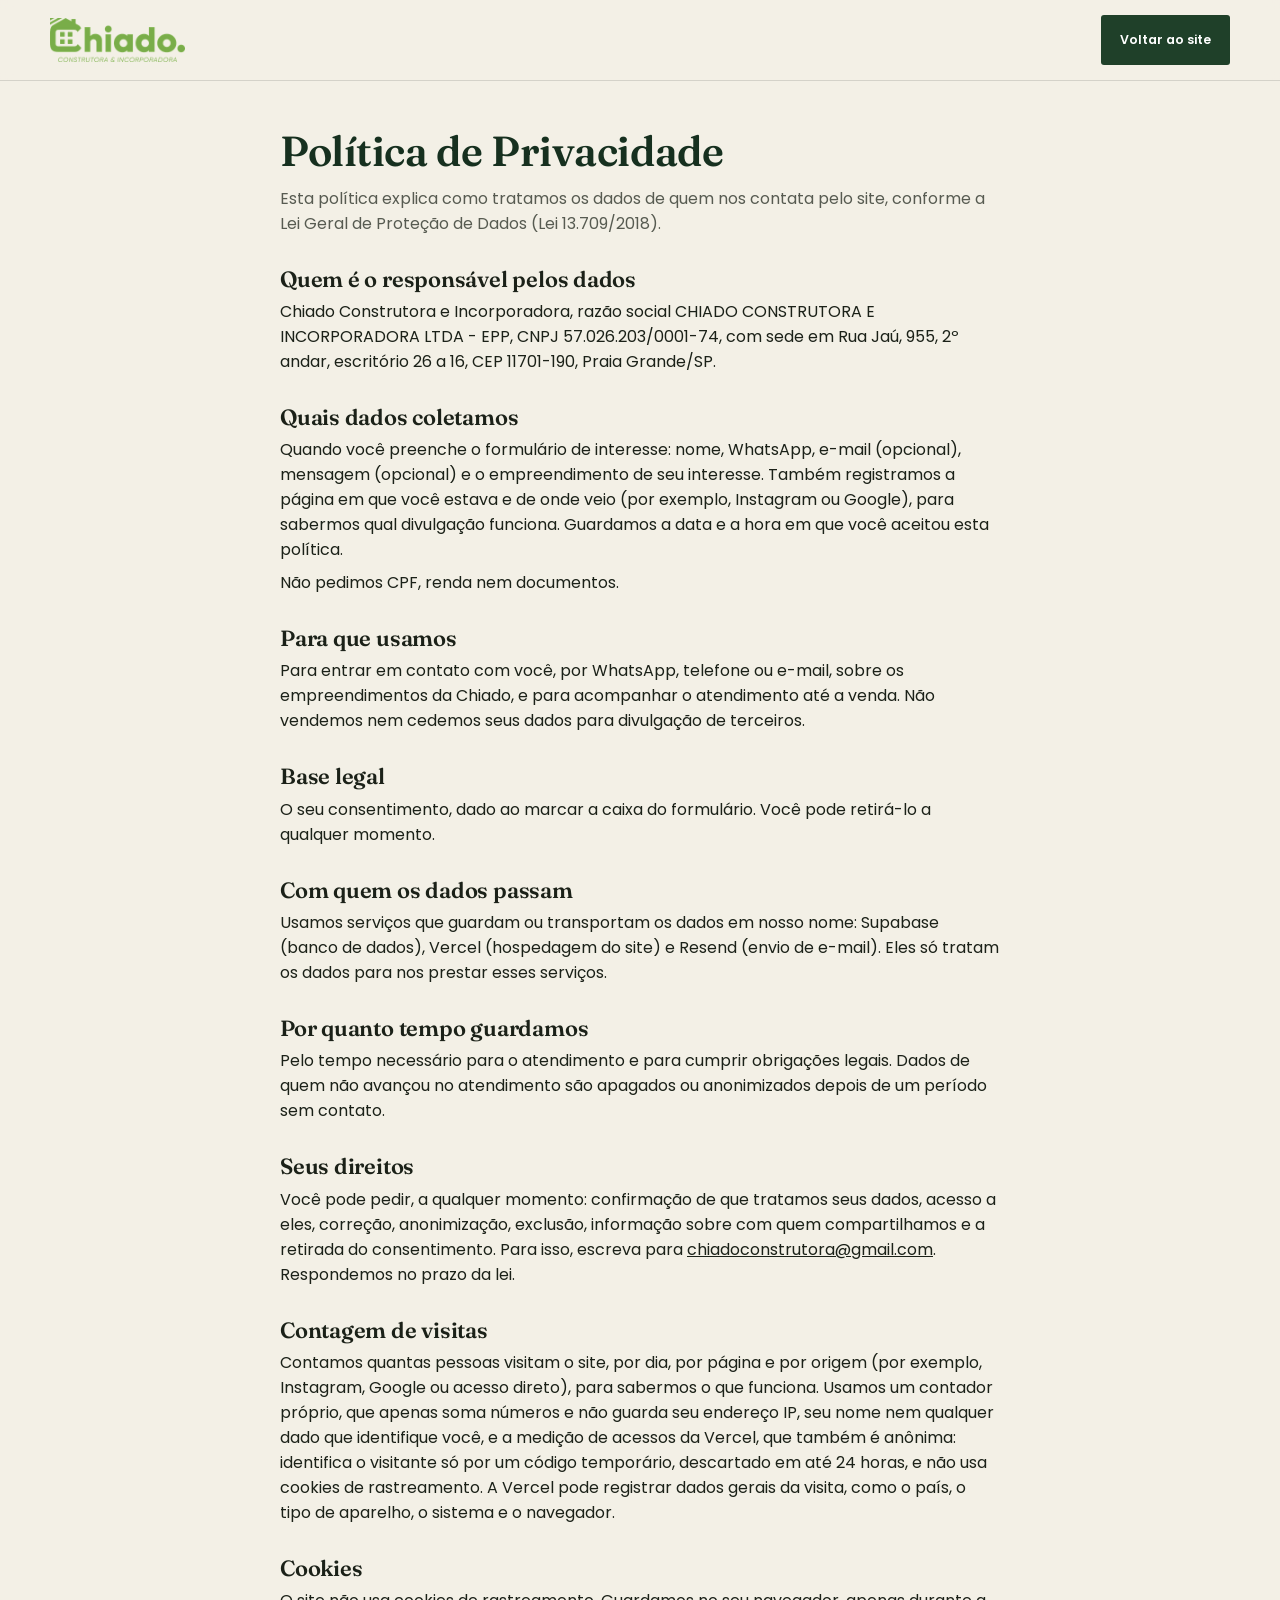
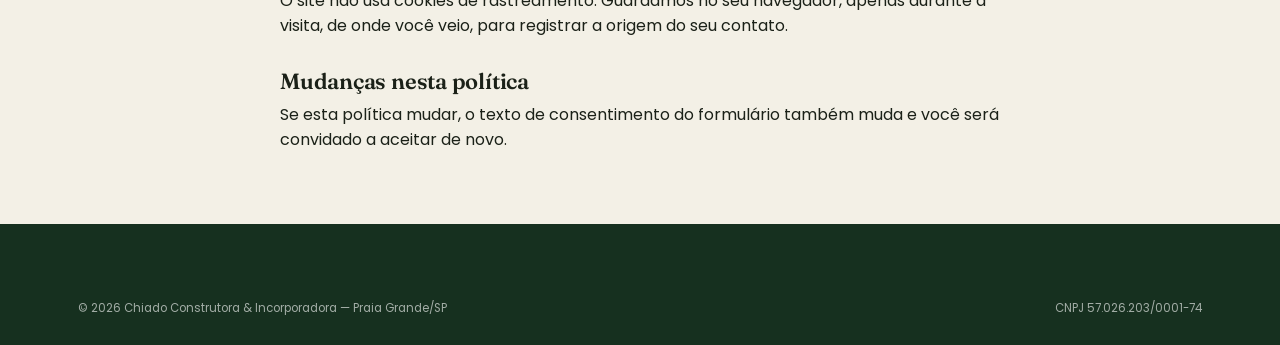
<file: site/privacidade.html>
<!DOCTYPE html>
<html lang="pt-BR">
<head>
<meta charset="UTF-8">
<meta name="viewport" content="width=device-width, initial-scale=1.0">
<title>Política de Privacidade | Chiado Construtora</title>
<meta name="description" content="Como a Chiado Construtora e Incorporadora trata os dados pessoais de quem entra em contato pelo site.">
<link rel="icon" type="image/png" href="assets/logo-icon.png">
<link rel="canonical" href="https://www.chiadoconstrutora.com.br/privacidade">
<link rel="preconnect" href="https://fonts.googleapis.com">
<link rel="preconnect" href="https://fonts.gstatic.com" crossorigin>
<link href="https://fonts.googleapis.com/css2?family=Fraunces:opsz,wght@9..144,500;9..144,600;9..144,700&family=Poppins:wght@400;500;600;700&display=swap" rel="stylesheet">
<link rel="stylesheet" href="assets/style.css">
</head>
<body>
<a class="skip-link" href="#conteudo">Pular para o conteúdo</a>
<div class="topbar">
  <div class="wrap topbar-inner">
    <a class="logo" href="/"><img class="logo-topbar-img" src="assets/logo-topbar.png" width="300" height="98" alt="Chiado Construtora e Incorporadora"></a>
    <a class="btn btn-dark btn-sm" href="/">Voltar ao site</a>
  </div>
</div>

<main id="conteudo" tabindex="-1">
<div class="wrap" style="max-width:760px; padding:48px 20px 72px;">
  <h1 style="font-size:clamp(30px,5vw,42px); color:var(--green-900);">Política de Privacidade</h1>
  <p style="margin-top:12px; color:rgba(27,33,24,0.72);">Esta política explica como tratamos os dados de quem nos contata pelo site, conforme a Lei Geral de Proteção de Dados (Lei 13.709/2018).</p>

  <h2 style="margin-top:32px; font-size:22px;">Quem é o responsável pelos dados</h2>
  <p style="margin-top:8px;"><span data-empresa="nome_fantasia">Chiado Construtora e Incorporadora</span>, razão social <span data-empresa="razao_social">CHIADO CONSTRUTORA E INCORPORADORA LTDA - EPP</span>, CNPJ <span data-empresa="cnpj">57.026.203/0001-74</span>, com sede em <span data-empresa="endereco">Rua Jaú, 955, 2º andar, escritório 26 a 16, CEP 11701-190, Praia Grande/SP</span>.</p>

  <h2 style="margin-top:32px; font-size:22px;">Quais dados coletamos</h2>
  <p style="margin-top:8px;">Quando você preenche o formulário de interesse: nome, WhatsApp, e-mail (opcional), mensagem (opcional) e o empreendimento de seu interesse. Também registramos a página em que você estava e de onde veio (por exemplo, Instagram ou Google), para sabermos qual divulgação funciona. Guardamos a data e a hora em que você aceitou esta política.</p>
  <p style="margin-top:8px;">Não pedimos CPF, renda nem documentos.</p>

  <h2 style="margin-top:32px; font-size:22px;">Para que usamos</h2>
  <p style="margin-top:8px;">Para entrar em contato com você, por WhatsApp, telefone ou e-mail, sobre os empreendimentos da Chiado, e para acompanhar o atendimento até a venda. Não vendemos nem cedemos seus dados para divulgação de terceiros.</p>

  <h2 style="margin-top:32px; font-size:22px;">Base legal</h2>
  <p style="margin-top:8px;">O seu consentimento, dado ao marcar a caixa do formulário. Você pode retirá-lo a qualquer momento.</p>

  <h2 style="margin-top:32px; font-size:22px;">Com quem os dados passam</h2>
  <p style="margin-top:8px;">Usamos serviços que guardam ou transportam os dados em nosso nome: Supabase (banco de dados), Vercel (hospedagem do site) e Resend (envio de e-mail). Eles só tratam os dados para nos prestar esses serviços.</p>

  <h2 style="margin-top:32px; font-size:22px;">Por quanto tempo guardamos</h2>
  <p style="margin-top:8px;">Pelo tempo necessário para o atendimento e para cumprir obrigações legais. Dados de quem não avançou no atendimento são apagados ou anonimizados depois de um período sem contato.</p>

  <h2 style="margin-top:32px; font-size:22px;">Seus direitos</h2>
  <p style="margin-top:8px;">Você pode pedir, a qualquer momento: confirmação de que tratamos seus dados, acesso a eles, correção, anonimização, exclusão, informação sobre com quem compartilhamos e a retirada do consentimento. Para isso, escreva para <a id="link-email" href="mailto:chiadoconstrutora@gmail.com" style="text-decoration:underline;"><span data-empresa="email_privacidade">chiadoconstrutora@gmail.com</span></a>. Respondemos no prazo da lei.</p>

  <h2 style="margin-top:32px; font-size:22px;">Contagem de visitas</h2>
  <p style="margin-top:8px;">Contamos quantas pessoas visitam o site, por dia, por página e por origem (por exemplo, Instagram, Google ou acesso direto), para sabermos o que funciona. Usamos um contador próprio, que apenas soma números e não guarda seu endereço IP, seu nome nem qualquer dado que identifique você, e a medição de acessos da Vercel, que também é anônima: identifica o visitante só por um código temporário, descartado em até 24 horas, e não usa cookies de rastreamento. A Vercel pode registrar dados gerais da visita, como o país, o tipo de aparelho, o sistema e o navegador.</p>

  <h2 style="margin-top:32px; font-size:22px;">Cookies</h2>
  <p style="margin-top:8px;">O site não usa cookies de rastreamento. Guardamos no seu navegador, apenas durante a visita, de onde você veio, para registrar a origem do seu contato.</p>

  <h2 style="margin-top:32px; font-size:22px;">Mudanças nesta política</h2>
  <p style="margin-top:8px;">Se esta política mudar, o texto de consentimento do formulário também muda e você será convidado a aceitar de novo.</p>
</div>
</main>

<footer>
  <div class="wrap">
    <div class="footer-bottom">
      <span>© 2026 Chiado Construtora &amp; Incorporadora — Praia Grande/SP</span>
      <span>CNPJ 57.026.203/0001-74</span>
    </div>
  </div>
</footer>
<script src="assets/privacidade.js"></script>
</body>
</html>
</file>
<file: site/assets/style.css>
:root{
  --green-900:#16301F;
  --green-800:#1F4029;
  --green-700:#2C5538;
  --gold:#C9A25C;
  --gold-dark:#7A5A1F;
  --gold-hover:#A9803E;
  --cream:#F3F0E6;
  --cream-2:#EAE5D4;
  --ink:#1B2118;
  --paper:#FFFFFF;
  --line: rgba(27,33,24,0.14);
}
*{box-sizing:border-box; margin:0; padding:0;}
html{scroll-behavior:smooth;}
body{
  background:var(--cream);
  color:var(--ink);
  font-family:'Poppins', sans-serif;
  -webkit-font-smoothing:antialiased;
  overflow-x:hidden;
}
h1,h2,h3,.serif{
  font-family:'Fraunces', serif;
  font-weight:600;
  line-height:1.06;
  letter-spacing:-0.01em;
}
a{color:inherit; text-decoration:none;}
img{max-width:100%; display:block;}
picture{ display:contents; }
.wrap{ max-width:1180px; margin:0 auto; padding:0 28px; }
@media (max-width:640px){ .wrap{padding:0 20px;} }

.eyebrow{
  font-size:12.5px;
  font-weight:700;
  letter-spacing:0.16em;
  text-transform:uppercase;
  color:var(--gold-dark);
}
.eyebrow.on-dark{ color:var(--gold); }

.rule{ width:64px; height:3px; background:var(--gold); margin:18px 0 0; }
.rule.center{ margin-left:auto; margin-right:auto; }

/* ---------- buttons ---------- */
.btn{
  display:inline-flex;
  align-items:center;
  gap:10px;
  padding:14px 26px;
  font-family:'Poppins', sans-serif;
  font-weight:600;
  font-size:14px;
  border-radius:3px;
  border:1.5px solid transparent;
  cursor:pointer;
  transition:transform .15s ease, box-shadow .15s ease, background .15s ease, color .15s ease;
  white-space:nowrap;
}
.btn-gold{ background:var(--gold); color:var(--green-900); }
.btn-gold:hover{ background:var(--gold-hover); transform:translateY(-1px); }
.btn-dark{ background:var(--green-800); color:#fff; }
.btn-dark:hover{ background:var(--green-900); transform:translateY(-1px); }
.btn-outline-dark{ border-color:var(--green-800); color:var(--green-800); background:transparent; }
.btn-outline-dark:hover{ background:var(--green-800); color:#fff; }
.btn-outline-gold{ border-color:rgba(255,255,255,0.4); color:#fff; }
.btn-outline-gold:hover{ background:rgba(255,255,255,0.12); }
.btn-sm{ padding:15px 18px; font-size:12.5px; }
.btn-full{ width:100%; justify-content:center; }
.btn svg{ width:16px; height:16px; flex-shrink:0; }

/* ---------- topbar ---------- */
.topbar{
  position:sticky; top:0; z-index:50;
  background:rgba(243,240,230,0.94);
  backdrop-filter:blur(6px);
  border-bottom:1px solid var(--line);
}
@media(max-width:899px){ .topbar{ background:var(--cream); } }
.topbar-inner{ display:flex; align-items:center; justify-content:space-between; padding:15px 0; gap:16px; }
.logo{ display:flex; align-items:center; }
.logo-topbar-img{ height:44px; width:auto; display:block; }
@media(max-width:480px){ .logo-topbar-img{ height:36px; } }
nav.main-nav{ display:none; align-items:center; gap:28px; font-weight:500; font-size:14px; color:var(--green-800); }
nav.main-nav > a{ margin-right:28px; }
nav.main-nav > a:last-child{ margin-right:0; }
@media(min-width:900px){ nav.main-nav{ display:flex; } }

.nav-toggle{
  display:flex; align-items:center; justify-content:center;
  width:40px; height:40px; flex-shrink:0;
  background:none; border:none; padding:0; margin:0;
  color:var(--green-900); cursor:pointer;
}
.nav-toggle svg{ width:24px; height:24px; }
.nav-toggle .icon-close{ display:none; }
.topbar.menu-open .nav-toggle .icon-menu{ display:none; }
.topbar.menu-open .nav-toggle .icon-close{ display:block; }
@media(min-width:900px){ .nav-toggle{ display:none; } }

@media(max-width:899px){
  .topbar.menu-open nav.main-nav{
    display:flex; flex-direction:column; align-items:stretch; gap:0;
    position:absolute; top:100%; left:0; right:0;
    background:var(--paper); border-bottom:1px solid var(--line);
    box-shadow:0 14px 32px rgba(22,32,20,0.14);
    padding:6px 20px 18px; max-height:calc(100vh - 82px); overflow-y:auto;
  }
  .topbar.menu-open nav.main-nav > a{
    margin-right:0; padding:15px 4px; font-size:15px;
    border-bottom:1px solid var(--line);
  }
  .topbar.menu-open .nav-dropdown{ margin-right:0; }
  .topbar.menu-open .nav-dropdown-toggle{
    width:100%; justify-content:space-between;
    padding:15px 4px; font-size:15px; border-bottom:1px solid var(--line);
  }
  .topbar.menu-open .nav-dropdown-toggle svg{ transform:none !important; }
  .topbar.menu-open .nav-dropdown-menu{
    position:static; opacity:1; visibility:visible; transform:none;
    box-shadow:none; border:none; border-radius:0;
    padding:2px 0 6px 8px; min-width:0;
  }
  .topbar.menu-open .nav-dropdown-menu a{ padding:11px 8px; }
}

.nav-dropdown{ position:relative; margin-right:28px; }
.nav-dropdown-toggle{
  display:flex; align-items:center; gap:5px;
  background:none; border:none; padding:0;
  font-family:'Poppins', sans-serif; font-weight:500; font-size:14px; color:var(--green-800);
  cursor:pointer;
}
.nav-dropdown-toggle svg{ width:13px; height:13px; transition:transform .15s ease; }
.nav-dropdown:hover .nav-dropdown-toggle svg{ transform:rotate(180deg); }
.nav-dropdown-menu{
  position:absolute; top:calc(100% + 14px); left:0;
  background:var(--paper); border:1px solid var(--line); border-radius:8px;
  min-width:250px; padding:8px;
  box-shadow:0 14px 32px rgba(22,32,20,0.14);
  opacity:0; visibility:hidden; transform:translateY(6px);
  transition:opacity .15s ease, transform .15s ease, visibility .15s;
  z-index:60;
}
.nav-dropdown:hover .nav-dropdown-menu,
.nav-dropdown:focus-within .nav-dropdown-menu{
  opacity:1; visibility:visible; transform:translateY(0);
}
.nav-dropdown-menu a{
  display:block; padding:9px 12px; border-radius:5px;
  font-size:14px; font-weight:500; color:var(--ink);
}
.nav-dropdown-menu a:hover{ background:var(--cream); color:var(--green-800); }
.nav-dropdown-soon{
  display:flex; align-items:center; justify-content:space-between; gap:8px;
  padding:9px 12px; border-radius:5px;
  font-size:14px; font-weight:500; color:rgba(27,33,24,0.4);
  cursor:default; white-space:nowrap;
}
.nav-dropdown-soon span{
  font-size:9.5px; font-weight:700; letter-spacing:0.06em;
  background:var(--cream); border:1px solid var(--line);
  padding:2px 7px; border-radius:999px; color:var(--gold-dark);
  white-space:nowrap;
}

/* ---------- footer ---------- */
footer{ background:var(--green-900); color:rgba(255,255,255,0.6); padding:56px 0 28px; }
.footer-inner{
  display:flex; justify-content:space-between; align-items:center; flex-wrap:wrap; gap:32px;
  padding-bottom:28px; border-bottom:1px solid rgba(255,255,255,0.12);
}
.footer-logo{ font-family:'Fraunces', serif; font-weight:600; font-size:19px; color:#fff; margin-bottom:8px; }
.footer-brand-mid{ display:flex; align-items:center; justify-content:center; flex:1; }
.footer-brand-mid img{ height:72px; width:auto; display:block; }
@media(max-width:860px){ .footer-brand-mid{ display:none; } }
.footer-inner p{ font-size:13px; max-width:34ch; line-height:1.6; }
.footer-contact{ font-size:13px; display:flex; flex-direction:column; gap:8px; }
.footer-contact a:hover{ color:#fff; }
.footer-bottom{ display:flex; justify-content:space-between; padding-top:20px; font-size:11.5px; flex-wrap:wrap; gap:10px; }

.reveal{ opacity:0; transform:translateY(16px); transition:opacity .6s ease, transform .6s ease; }
.reveal.in{ opacity:1; transform:translateY(0); }
@media (prefers-reduced-motion: reduce){
  html{ scroll-behavior:auto; }
  .reveal{ opacity:1; transform:none; transition:none; }
}
:focus-visible{ outline:2.5px solid var(--gold-dark); outline-offset:2px; }

.wa-float{
  position:fixed; right:22px; bottom:22px; z-index:70;
  width:56px; height:56px; border-radius:50%;
  background:#25D366;
  display:flex; align-items:center; justify-content:center;
  box-shadow:0 8px 20px rgba(0,0,0,0.22);
}
.wa-float svg{ width:28px; height:28px; color:#fff; }

/* ================= INDEX PAGE ================= */
.hero{
  position:relative;
  background:linear-gradient(160deg, #1F4029 0%, #16301F 100%);
  color:#fff; overflow:hidden; padding:76px 0 100px;
}
.hero::before{
  content:""; position:absolute; inset:0;
  background-image: radial-gradient(rgba(201,162,92,0.10) 1.5px, transparent 1.5px);
  background-size:24px 24px; pointer-events:none;
}
.hero-inner{ position:relative; z-index:2; display:grid; grid-template-columns:minmax(0, 3fr) minmax(0, 2fr); align-items:center; gap:clamp(32px, 5vw, 76px); }
.hero-property{ position:relative; margin:0; }
.hero-property img{ display:block; width:100%; height:clamp(350px, 37vw, 500px); object-fit:cover; border-radius:8px; }
.hero-property figcaption{ position:absolute; bottom:14px; left:14px; padding:6px 12px; background:#16301f; color:white; border-radius:4px; font-size:14px; }
.hero-contact{ display:inline-block; margin-top:18px; color:white; text-decoration:underline; text-underline-offset:4px; }
@media(max-width:800px){
  .hero-inner{ grid-template-columns:minmax(0, 1fr); }
  .hero-property{ display:none; }
  .hero{ padding:44px 0 52px; }
}
@media(max-width:580px){
  .hero .hero-actions{ display:grid; grid-template-columns:minmax(0, 1fr); gap:10px; }
}
.hero-badge-row{ display:flex; flex-wrap:wrap; align-items:center; gap:10px; margin-bottom:24px; }
.hero-badge{
  font-size:11.5px; font-weight:600; letter-spacing:0.1em; text-transform:uppercase;
  background:rgba(255,255,255,0.08); border:1px solid rgba(255,255,255,0.24);
  padding:7px 14px; border-radius:999px; color:var(--gold);
}
.hero h1{ font-size:clamp(36px, 5.6vw, 60px); color:#fff; font-weight:600; }
.hero h1 em{ font-style:italic; color:var(--gold); }
.hero-sub{ margin-top:20px; font-size:17.5px; line-height:1.6; color:rgba(255,255,255,0.82); max-width:54ch; }
.hero-actions{ margin-top:32px; display:flex; flex-wrap:wrap; gap:14px; align-items:center; }
.hero-note{ margin-top:20px; font-size:12.5px; color:rgba(255,255,255,0.72); }

.about{ padding:100px 0 20px; }
.about-grid{
  display:grid; grid-template-columns:0.9fr 1.1fr; gap:52px; align-items:center;
}
@media(max-width:880px){ .about-grid{ grid-template-columns:1fr; gap:32px; } }
.about-img{ border-radius:8px; overflow:hidden; aspect-ratio:4/3; }
.about-img img{ width:100%; height:100%; object-fit:cover; display:block; }
.about-copy h2{ font-size:clamp(28px, 4vw, 42px); color:var(--green-900); margin-top:14px; }
.about-copy p{ margin-top:16px; font-size:16px; line-height:1.75; color:rgba(27,33,24,0.72); }
.about-copy p + p{ margin-top:12px; }
.about-badges{ display:flex; flex-wrap:wrap; gap:10px; margin-top:24px; }
.about-badges span{
  font-size:12.5px; font-weight:600; color:var(--green-800);
  background:var(--cream); border:1px solid var(--line);
  padding:8px 14px; border-radius:999px;
}

.emp-intro{ padding:88px 0 20px; text-align:center; }
.emp-intro h2{ font-size:clamp(30px, 4.4vw, 44px); color:var(--green-900); margin-top:14px; }
.emp-intro .rule{ margin-top:20px; }
.emp-intro-txt{ max-width:680px; margin:22px auto 0; color:var(--ink); opacity:.82; line-height:1.65; }
.emp-intro-txt a{ color:inherit; text-decoration:underline; text-underline-offset:3px; }

.cards{ padding:52px 0 100px; display:grid; grid-template-columns:1fr 1fr; gap:28px; }
@media(max-width:860px){ .cards{ grid-template-columns:1fr; } }
/* reserva a altura dos cards enquanto o JS ainda os monta, para o rodapé não pular */
.cards:empty{ min-height:640px; }
#detail-root{ min-height:75vh; }
.card{
  background:var(--paper); border:1px solid var(--line); border-radius:8px; overflow:hidden;
  display:flex; flex-direction:column;
  transition:transform .2s ease, box-shadow .2s ease;
}
.card:hover{ transform:translateY(-4px); box-shadow:0 16px 32px rgba(22,48,31,0.12); }
.card-cover{ position:relative; aspect-ratio:16/10; overflow:hidden; }
.card-cover img{ width:100%; height:100%; object-fit:cover; }
.card-tag{
  position:absolute; top:16px; left:16px;
  font-size:11px; font-weight:700; letter-spacing:0.07em; text-transform:uppercase;
  padding:7px 13px; border-radius:999px;
}
.tag-ready{ background:#DCEBDD; color:var(--green-800); }
.tag-building{ background:#F3E6C8; color:var(--gold-dark); }
.card-body{ padding:26px 26px 28px; display:flex; flex-direction:column; flex:1; }
.card-body h3{ font-size:26px; color:var(--green-900); }
.card-address{ font-size:13px; color:rgba(27,33,24,0.68); margin-top:6px; }
.card-specs{ display:flex; flex-wrap:wrap; gap:8px; margin-top:16px; }
.card-specs span{
  font-size:12px; font-weight:600; color:var(--green-800);
  background:var(--cream); border:1px solid var(--line);
  padding:6px 11px; border-radius:999px;
}
.card-desc{ font-size:14px; line-height:1.6; color:rgba(27,33,24,0.68); margin-top:16px; flex:1; }
.card-actions{ margin-top:22px; display:flex; gap:10px; flex-wrap:wrap; }

.why{ background:var(--green-800); color:#fff; padding:92px 0; position:relative; }
.why::before{
  content:""; position:absolute; inset:0;
  background-image: radial-gradient(rgba(255,255,255,0.06) 1.5px, transparent 1.5px);
  background-size:24px 24px; pointer-events:none;
}
.why-inner{ position:relative; z-index:1; }
.why-head{ max-width:600px; margin-bottom:48px; }
.why-head h2{ font-size:clamp(28px, 4vw, 42px); color:#fff; margin-top:14px; }
.why-grid{ display:grid; grid-template-columns:repeat(4,1fr); gap:1px; background:rgba(255,255,255,0.14); border:1px solid rgba(255,255,255,0.14); border-radius:6px; overflow:hidden; }
@media(max-width:900px){ .why-grid{ grid-template-columns:1fr 1fr; } }
@media(max-width:560px){ .why-grid{ grid-template-columns:1fr; } }
.why-item{ background:var(--green-800); padding:28px 24px; }
.why-item svg{ width:26px; height:26px; color:var(--gold); margin-bottom:16px; }
.why-item h3{ font-family:'Poppins', sans-serif; font-weight:600; font-size:15.5px; margin-bottom:8px; }
.why-item p{ font-size:13px; line-height:1.6; color:rgba(255,255,255,0.65); }

.final-cta{ padding:96px 0; }
.final-cta-box{
  background:var(--paper); border:1px solid var(--line); border-radius:8px;
  padding:52px 40px; text-align:center; max-width:680px; margin:0 auto; position:relative;
}
@media(max-width:640px){ .final-cta-box{ padding:36px 22px; } }
.final-cta-box h2{ font-size:clamp(28px, 4.4vw, 40px); color:var(--green-900); }
.final-cta-box p{ margin-top:14px; font-size:15.5px; color:rgba(27,33,24,0.68); }
.final-cta-box .hero-actions{ justify-content:center; margin-top:26px; }

/* ================= DETAIL PAGE ================= */
.back-link{
  display:inline-flex; align-items:center; gap:8px;
  font-size:13px; font-weight:600; color:var(--green-800);
  padding:14px 0;
}
.back-link svg{ width:15px; height:15px; }
.back-link:hover{ color:var(--gold-dark); }

.detail-hero{ position:relative; overflow:hidden; background:var(--green-900); height:560px; }
@media(max-width:760px){ .detail-hero{ height:440px; } }
.detail-hero-bg{
  position:absolute; inset:0;
  background-size:cover; background-position:center;
  filter:blur(28px) brightness(0.55); transform:scale(1.15);
}
.detail-hero-img{
  position:relative; z-index:1;
  display:block; margin:0 auto;
  height:100%; width:auto; max-width:100%;
  object-fit:contain;
}
/* Capa em apresentação (capa_slides): fotos em tela cheia, troca com fade e zoom lento */
.hero-slides{ position:absolute; inset:0; background:var(--green-900); }
.hero-slide{ position:absolute; inset:0; opacity:0; transition:opacity 1.4s ease; }
.hero-slide.is-active{ opacity:1; z-index:1; }
.hero-slide img{ width:100%; height:100%; object-fit:cover; display:block; transform:scale(1); }
.hero-slide.is-active img{ animation:heroZoom 8s ease-out forwards; }
.hero-video{ position:absolute; inset:0; width:100%; height:100%; object-fit:cover; z-index:2; opacity:0; transition:opacity 1s ease; }
.hero-slides.has-video .hero-video{ opacity:1; }
@keyframes heroZoom{ from{ transform:scale(1); } to{ transform:scale(1.07); } }
@media (prefers-reduced-motion: reduce){
  .hero-slide{ transition:none; }
  .hero-slide.is-active img{ animation:none; }
}
.detail-hero-overlay{
  position:absolute; inset:0; z-index:2;
  background:linear-gradient(0deg, rgba(15,25,17,0.78) 0%, rgba(15,25,17,0.1) 45%, rgba(15,25,17,0) 70%);
  display:flex; align-items:flex-end;
}
.detail-hero-content{ padding:40px 0 32px; color:#fff; width:100%; }
.detail-tag{
  font-size:11.5px; font-weight:700; letter-spacing:0.08em; text-transform:uppercase;
  padding:8px 14px; border-radius:999px; display:inline-block; margin-bottom:16px;
}
.detail-hero h1{ font-size:clamp(32px, 5.2vw, 54px); color:#fff; }
.detail-address{ margin-top:10px; font-size:14.5px; color:rgba(255,255,255,0.82); }

.detail-body{ padding:60px 0 40px; display:grid; grid-template-columns:1.4fr 1fr; gap:48px; }
@media(max-width:900px){ .detail-body{ grid-template-columns:1fr; gap:36px; } }

.detail-desc{ font-size:16px; line-height:1.75; color:rgba(27,33,24,0.75); }
.detail-desc + .detail-desc{ margin-top:14px; }

.section-label{
  font-size:12px; font-weight:700; letter-spacing:0.1em; text-transform:uppercase;
  color:var(--gold-dark); margin:36px 0 16px;
}
.feature-grid{ display:grid; grid-template-columns:1fr 1fr; gap:12px 18px; }
@media(max-width:480px){ .feature-grid{ grid-template-columns:1fr; } }
.feature-item{ display:flex; align-items:flex-start; gap:9px; font-size:14px; color:var(--ink); }
.feature-item svg{ width:16px; height:16px; color:var(--gold-dark); flex-shrink:0; margin-top:3px; }

.unit-table{ width:100%; border-collapse:collapse; margin-top:6px; font-size:14px; }
.unit-table th{
  text-align:left; font-size:11px; letter-spacing:0.06em; text-transform:uppercase;
  color:rgba(27,33,24,0.68); font-weight:600; padding:0 10px 10px 0; border-bottom:1px solid var(--line);
}
.unit-table td{ padding:13px 10px 13px 0; border-bottom:1px solid var(--line); }
.unit-table tr:last-child td{ border-bottom:none; }
.unit-table td.strong{ font-weight:600; color:var(--green-900); }

.gallery-full{
  display:grid; grid-template-columns:repeat(3, 1fr); gap:10px; margin-top:6px;
}
@media(max-width:640px){ .gallery-full{ grid-template-columns:repeat(2, 1fr); } }
.gallery-full a{ position:relative; overflow:hidden; display:block; border-radius:5px; aspect-ratio:4/3; }
.gallery-full img{ width:100%; height:100%; object-fit:cover; display:block; transition:transform .35s ease; }
.gallery-full a:hover img{ transform:scale(1.06); }

.video-block{ margin-top:8px; border-radius:6px; overflow:hidden; background:#000; }
.video-block video{ width:100%; max-height:560px; display:block; margin:0 auto; background:#000; }

.side-panel{
  background:var(--paper); border:1px solid var(--line); border-radius:6px;
  padding:26px; height:fit-content; position:sticky; top:90px;
}
@media(max-width:900px){ .side-panel{ order:-1; position:static; } }
.side-panel .lbl{ font-size:11px; font-weight:700; letter-spacing:0.08em; text-transform:uppercase; color:var(--gold-dark); margin-bottom:14px; }
.side-row{ display:flex; justify-content:space-between; align-items:baseline; padding:10px 0; border-bottom:1px solid var(--line); font-size:13.5px; }
.side-row:last-of-type{ border-bottom:none; }
.side-row b{ font-family:'Fraunces', serif; font-size:16px; color:var(--green-900); }
.side-panel .btn{ margin-top:18px; }
.side-note{ margin-top:12px; font-size:11.5px; color:rgba(27,33,24,0.68); line-height:1.5; }

/* ---------- lightbox ---------- */
.lightbox{
  position:fixed; inset:0; z-index:200;
  background:rgba(15,20,13,0.94);
  display:none;
  align-items:center; justify-content:center;
}
.lightbox.open{ display:flex; }
.lightbox-img-wrap{
  max-width:90vw; max-height:82vh;
  display:flex; align-items:center; justify-content:center;
}
.lightbox img{
  max-width:90vw; max-height:82vh;
  object-fit:contain;
  border-radius:4px;
  box-shadow:0 20px 60px rgba(0,0,0,0.5);
}
.lightbox-close{
  position:absolute; top:20px; right:24px;
  width:44px; height:44px; border-radius:50%;
  background:rgba(255,255,255,0.1); border:1px solid rgba(255,255,255,0.25);
  color:#fff; display:flex; align-items:center; justify-content:center;
  cursor:pointer;
}
.lightbox-close:hover{ background:rgba(255,255,255,0.2); }
.lightbox-close svg{ width:20px; height:20px; }
.lightbox-nav{
  position:absolute; top:50%; transform:translateY(-50%);
  width:52px; height:52px; border-radius:50%;
  background:rgba(255,255,255,0.1); border:1px solid rgba(255,255,255,0.25);
  color:#fff; display:flex; align-items:center; justify-content:center;
  cursor:pointer;
}
.lightbox-nav:hover{ background:rgba(255,255,255,0.2); }
.lightbox-nav svg{ width:24px; height:24px; }
.lightbox-prev{ left:16px; }
.lightbox-next{ right:16px; }
@media(max-width:640px){
  .lightbox-nav{ width:42px; height:42px; }
  .lightbox-prev{ left:8px; }
  .lightbox-next{ right:8px; }
  .lightbox-close{ top:12px; right:12px; }
}
.lightbox-counter{
  position:absolute; bottom:22px; left:50%; transform:translateX(-50%);
  font-size:12.5px; color:rgba(255,255,255,0.7);
  font-family:'Poppins', sans-serif; letter-spacing:0.04em;
}

/* ---------- acessibilidade ---------- */
.skip-link{
  position:absolute; left:16px; top:-60px; z-index:300;
  background:var(--green-900); color:#fff; padding:12px 18px;
  border-radius:0 0 6px 6px; font-weight:600; font-size:14px;
  transition:top .15s ease;
}
.skip-link:focus{ top:0; }
main:focus{ outline:none; }
/* âncoras (#sobre, #contato) não ficam escondidas atrás do menu fixo */
[id]{ scroll-margin-top:90px; }

/* ---------- formulário de interesse ---------- */
.lead-section{ padding:20px 0 60px; }
.lead-card{
  background:var(--paper); border:1px solid var(--line); border-radius:8px;
  padding:32px 28px; max-width:620px; margin:0 auto;
}
.lead-card h2{ font-size:clamp(24px, 3.4vw, 32px); color:var(--green-900); }
.lead-sub{ margin:8px 0 18px; color:rgba(27,33,24,0.72); font-size:15px; }
.lead-card label{ display:block; font-size:13px; font-weight:600; color:var(--green-800); margin:14px 0 6px; }
.lead-card input[type=text], .lead-card input[type=tel], .lead-card input[type=email], .lead-card select, .lead-card textarea{
  width:100%; padding:12px 14px; font:inherit; font-size:15px; color:var(--ink);
  background:#fff; border:1px solid var(--line); border-radius:4px;
}
.lead-card [aria-invalid=true]{ border-color:#9B2C2C; }
.lead-erro{ min-height:0; margin:4px 0 0; font-size:12.5px; color:#9B2C2C; }
.lead-consent{ display:flex; gap:10px; align-items:flex-start; margin-top:16px; }
.lead-consent input{ margin-top:3px; flex-shrink:0; width:18px; height:18px; }
.lead-consent label{ margin:0; font-weight:400; font-size:13px; color:rgba(27,33,24,0.78); }
.lead-consent a{ text-decoration:underline; }
.lead-book{ margin-top:12px; padding:10px 12px; border:1px solid var(--line); border-radius:8px; background:rgba(201,162,92,.10); }
.lead-book label{ color:var(--ink); font-weight:500; }
.lead-book[hidden]{ display:none; }
.lead-card .btn{ margin-top:18px; }
.lead-card .btn[disabled]{ opacity:0.6; cursor:default; }
.lead-status{ margin-top:12px; }
.lead-erro-geral{ color:#9B2C2C; font-size:14px; margin:0 0 10px; }
.lead-isca{ position:absolute; left:-9999px; width:1px; height:1px; overflow:hidden; }
/* ================= PÁGINA "DESTAQUE" (layout: "destaque", assets/detalhe-destaque.js) ================= */
/* Seções escuras e claras alternadas, inspiradas na página de empreendimento da GMV, nas cores da Chiado. */
.dd-pagina{ --dd-escuro:#111813; --dd-escuro-2:#1A241D; --dd-claro-texto:rgba(243,240,230,0.78); }
.dd-sec{ padding:96px 0; }
@media(max-width:760px){ .dd-sec{ padding:64px 0; } }
.dd-escuro{ background:var(--dd-escuro); color:var(--cream); }
.dd-claro{ background:var(--cream); }
.dd-claro2{ background:var(--cream-2); }
.dd-eyebrow{
  font-size:12px; font-weight:700; letter-spacing:0.18em; text-transform:uppercase;
  color:var(--gold-dark); margin-bottom:14px;
}
.dd-escuro .dd-eyebrow{ color:var(--gold); }
.dd-escuro h2{ color:#fff; font-size:clamp(30px, 4.6vw, 48px); }
.dd-h2{ color:var(--green-900); font-size:clamp(28px, 4.2vw, 44px); margin-bottom:36px; }

/* capa */
.dd-hero{ height:calc(100svh - 74px); min-height:520px; max-height:860px; }
@media(max-width:760px){ .dd-hero{ height:calc(100svh - 66px); min-height:480px; max-height:720px; } }
.dd-hero-overlay{
  position:absolute; inset:0; z-index:3; display:flex; align-items:flex-end;
  background:linear-gradient(0deg, rgba(10,14,11,0.86) 0%, rgba(10,14,11,0.35) 45%, rgba(10,14,11,0.1) 75%);
}
.dd-hero-content{ padding-bottom:64px; color:#fff; width:100%; }
@media(max-width:760px){ .dd-hero-content{ padding-bottom:40px; } }
.dd-chips{ display:flex; flex-wrap:wrap; gap:10px; margin-bottom:18px; }
.dd-chip{
  font-size:11.5px; font-weight:700; letter-spacing:0.12em; text-transform:uppercase;
  padding:9px 16px; border-radius:999px; color:#fff;
  background:rgba(255,255,255,0.12); border:1px solid rgba(255,255,255,0.28);
  backdrop-filter:blur(4px);
}
.dd-chip-ouro{ background:var(--gold); border-color:var(--gold); color:var(--green-900); }
.dd-hero h1{ font-size:clamp(40px, 7.4vw, 88px); color:#fff; line-height:1; }
.dd-hero-end{ margin-top:14px; font-size:15px; color:rgba(255,255,255,0.85); max-width:620px; }
.dd-hero-acoes{ display:flex; flex-wrap:wrap; gap:12px; margin-top:26px; }
.dd-btn-ouro{ background:var(--gold); color:var(--green-900); border-radius:999px; }
.dd-btn-ouro:hover{ background:var(--gold-hover); transform:translateY(-1px); }
.dd-btn-vazado{ border:1px solid rgba(255,255,255,0.5); color:#fff; background:transparent; border-radius:999px; }
.dd-btn-vazado:hover{ background:rgba(255,255,255,0.12); }
.dd-hero-nota{ position:absolute; right:16px; top:12px; z-index:4; font-size:11px; letter-spacing:0.04em; color:rgba(255,255,255,0.7); text-shadow:0 1px 3px rgba(0,0,0,0.6); }

/* sobre + características */
.dd-sobre{ display:grid; grid-template-columns:1fr 1.3fr; gap:56px; align-items:start; }
@media(max-width:860px){ .dd-sobre{ grid-template-columns:1fr; gap:22px; } }
.dd-texto p{ font-size:16.5px; line-height:1.8; color:var(--dd-claro-texto); }
.dd-texto p + p{ margin-top:16px; }
.dd-caracs{
  list-style:none; margin-top:64px; display:grid; grid-template-columns:repeat(5, 1fr);
  border-top:1px solid rgba(243,240,230,0.16);
}
@media(max-width:860px){ .dd-caracs{ grid-template-columns:repeat(2, 1fr); margin-top:44px; } }
.dd-carac{
  display:flex; flex-direction:column; align-items:center; text-align:center; gap:12px;
  padding:30px 12px 4px; font-size:13px; font-weight:600; letter-spacing:0.08em; text-transform:uppercase; color:#fff;
}
.dd-carac svg{ width:40px; height:40px; color:var(--gold); }
@media(max-width:860px){ .dd-carac:last-child:nth-child(odd){ grid-column:1 / -1; } }

/* galeria: cartões arredondados, a primeira foto maior */
/* carrossel lateral: 2 fotos e um pedaço da terceira no computador; 1 foto e um pedaço da próxima no celular */
.dd-carrossel{ position:relative; }
.dd-trilho{ display:flex; gap:14px; overflow-x:auto; scroll-snap-type:x mandatory; overscroll-behavior-x:contain;
  scrollbar-width:none; margin:0 -28px; padding:4px 28px 6px; scroll-padding:0 28px; cursor:grab; }
.dd-trilho::-webkit-scrollbar{ display:none; }
.dd-trilho.arrastando{ cursor:grabbing; scroll-snap-type:none; scroll-behavior:auto; }
.dd-trilho.arrastando a{ pointer-events:none; }
.dd-trilho a{ flex:0 0 calc((100% - 28px) / 2.3); aspect-ratio:4 / 3; border-radius:18px; scroll-snap-align:start; }
.dd-trilho img{ -webkit-user-drag:none; user-select:none; }
@media(max-width:860px){ .dd-trilho{ gap:10px; margin:0 -20px; padding:4px 20px 6px; scroll-padding:0 20px; } .dd-trilho a{ flex-basis:82%; border-radius:14px; } }
.dd-seta{
  position:absolute; top:50%; transform:translateY(-50%); z-index:2; width:50px; height:50px; border-radius:50%;
  display:flex; align-items:center; justify-content:center; cursor:pointer;
  background:rgba(255,255,255,0.95); color:var(--green-900); border:1px solid var(--line); box-shadow:0 8px 22px rgba(22,48,31,0.16);
  transition:opacity .2s ease, transform .2s ease;
}
.dd-seta svg{ width:22px; height:22px; }
.dd-seta:hover{ transform:translateY(-50%) scale(1.06); }
.dd-seta:disabled{ opacity:0; pointer-events:none; }
.dd-seta-ant{ left:-14px; }
.dd-seta-prox{ right:-14px; }
@media(max-width:860px){ .dd-seta{ display:none; } }
/* galeria contínua: vai até as bordas da tela; a primeira foto continua alinhada ao texto da página e as fotos vizinhas
   aparecem esmaecidas nas laterais (--w = largura do texto, medida por ddIniciarLoops; a fórmula é só reserva) */
.dd-carrossel[data-dd-loop]{
  --g:28px; --w:calc(min(1180px, 100vw) - 2 * var(--g)); --pad:calc((100% - var(--w)) / 2);
  margin-inline:calc(50% - 50vw);
}
@media(max-width:640px){ .dd-carrossel[data-dd-loop]{ --g:20px; } }
.dd-carrossel[data-dd-loop] .dd-trilho{
  margin:0; padding-inline:var(--pad); scroll-padding-inline:var(--pad);
  -webkit-mask-image:linear-gradient(to right, rgba(0,0,0,0.22) 0, #000 var(--pad), #000 calc(100% - var(--pad)), rgba(0,0,0,0.22) 100%);
          mask-image:linear-gradient(to right, rgba(0,0,0,0.22) 0, #000 var(--pad), #000 calc(100% - var(--pad)), rgba(0,0,0,0.22) 100%);
}
.dd-carrossel[data-dd-loop] .dd-seta-ant{ left:max(10px, calc(var(--pad) - 25px)); }
.dd-carrossel[data-dd-loop] .dd-seta-prox{ right:max(10px, calc(var(--pad) - 25px)); }
.dd-videos{ margin-top:36px; }

/* diferenciais + unidades + plantas */
/* diferenciais em destaque: blocos grandes, 3 por linha no computador, 2 no tablet, 1 no celular */
.dd-difs{ display:grid; grid-template-columns:repeat(3, 1fr); gap:16px; }
/* quando a quantidade não fecha em 3 por linha (ex.: 10), usa 2 por linha para não sobrar um bloco sozinho */
.dd-difs-2{ grid-template-columns:repeat(2, 1fr); }
@media(max-width:980px){ .dd-difs{ grid-template-columns:repeat(2, 1fr); } }
@media(max-width:600px){ .dd-difs, .dd-difs-2{ grid-template-columns:1fr; gap:12px; } }
.dd-difs .feature-item{
  align-items:center; gap:16px; padding:26px 26px; border-radius:18px; min-height:96px;
  background:var(--dd-escuro-2); border:1px solid rgba(201,162,92,0.28);
  font-size:18px; line-height:1.35; font-weight:500; color:#fff;
}
.dd-difs .feature-item svg{
  width:38px; height:38px; padding:9px; margin-top:0; border-radius:50%; flex-shrink:0;
  background:var(--gold); color:var(--green-900);
}
@media(max-width:600px){ .dd-difs .feature-item{ padding:18px 18px; min-height:0; font-size:16.5px; } .dd-difs .feature-item svg{ width:34px; height:34px; padding:8px; } }
.dd-cartao{ background:var(--paper); border-radius:18px; padding:30px; border:1px solid var(--line); }
.dd-cartao .section-label{ margin-top:0; }
/* tabela das casas, embaixo das plantas */
.dd-cartao-unid{ margin:0 0 36px; }
.dd-cartao-unid .unit-table{ font-size:16px; }
.dd-cartao-unid .unit-table td{ padding:16px 12px 16px 0; }
@media(max-width:600px){ .dd-cartao{ padding:22px 18px; } .dd-cartao-unid .unit-table{ font-size:14.5px; } }
/* plantas: botões das casas + andares em carrossel (3 lado a lado no computador) */
.dd-abas{ display:flex; flex-wrap:wrap; gap:10px; margin-bottom:22px; }
.dd-aba{
  font:inherit; font-size:13px; font-weight:700; letter-spacing:0.06em; text-transform:uppercase; cursor:pointer;
  padding:12px 20px; border-radius:999px; border:1px solid var(--line); background:var(--paper); color:var(--green-900);
  transition:background .2s ease, color .2s ease, border-color .2s ease;
}
.dd-aba:hover{ border-color:var(--gold); }
.dd-aba[aria-selected="true"]{ background:var(--green-900); border-color:var(--green-900); color:#fff; }
@media(max-width:640px){
  .dd-abas{ gap:8px; margin-bottom:18px; }
  .dd-aba{ padding:10px 15px; font-size:12px; }
}
.dd-trilho-plantas a{ flex-basis:calc((100% - 28px) / 3); aspect-ratio:4 / 3.4; background:#fff; border:1px solid var(--line); }
.dd-trilho-plantas img{ object-fit:contain; padding:14px 14px 48px; background:#fff; }
.gallery-full.dd-trilho-plantas a:hover img{ transform:none; }
/* casa com uma planta só (imagem alta, com os três pavimentos): um cartão em pé, centralizado */
.dd-trilho-unica{ justify-content:center; }
.dd-trilho-unica a{ flex:0 0 min(100%, 380px); aspect-ratio:9 / 16; }
.dd-trilho-unica img{ padding:0 0 40px; }
@media(max-width:860px){ .dd-trilho-plantas a{ flex-basis:86%; } }
.dd-planta-info{ margin-top:14px; font-size:14px; font-weight:600; color:var(--green-800); }
.dd-planta-nome{
  position:absolute; left:0; right:0; bottom:0; padding:12px 16px;
  font-size:13px; font-weight:600; color:var(--green-900); background:rgba(255,255,255,0.92);
}

/* região / mapa */
.dd-regiao{ display:grid; grid-template-columns:1fr 1.25fr; gap:48px; align-items:center; }
@media(max-width:900px){ .dd-regiao{ grid-template-columns:1fr; gap:28px; } }
.dd-texto-solto{ margin-top:16px; font-size:16px; line-height:1.75; color:var(--dd-claro-texto); }
.dd-end{ display:flex; gap:10px; align-items:flex-start; margin:22px 0 24px; font-size:14.5px; color:#fff; }
.dd-end svg{ width:20px; height:20px; color:var(--gold); flex-shrink:0; margin-top:1px; }
.dd-mapa{
  border-radius:18px; overflow:hidden; aspect-ratio:4 / 3; background:var(--dd-escuro-2);
  border:1px solid rgba(243,240,230,0.14);
}
.dd-mapa iframe{ width:100%; height:100%; border:0; display:block; }
.dd-mapa-botao{
  width:100%; height:100%; display:flex; flex-direction:column; align-items:center; justify-content:center; gap:8px;
  background:radial-gradient(circle at 50% 45%, rgba(201,162,92,0.18), transparent 60%);
  border:0; color:#fff; font:inherit; font-size:15px; font-weight:600; cursor:pointer;
}
.dd-mapa-botao svg{ width:44px; height:44px; color:var(--gold); }
.dd-mapa-botao small{ font-size:12px; font-weight:400; color:var(--dd-claro-texto); }
.dd-mapa-botao:hover span{ text-decoration:underline; }

/* andamento da obra */
.dd-obra{ display:grid; grid-template-columns:1fr 1.3fr; gap:48px; align-items:start; }
@media(max-width:900px){ .dd-obra{ grid-template-columns:1fr; gap:8px; } }
.dd-etapas{ list-style:none; }
.dd-etapa + .dd-etapa{ margin-top:22px; }
.dd-etapa-topo{ display:flex; justify-content:space-between; font-size:13px; font-weight:600; letter-spacing:0.08em; text-transform:uppercase; color:var(--green-900); margin-bottom:9px; }
.dd-barra{ height:10px; border-radius:999px; background:var(--cream-2); overflow:hidden; }
.dd-barra i{ display:block; height:100%; width:0; border-radius:inherit; background:linear-gradient(90deg, var(--gold-dark), var(--gold)); transition:width 1.4s ease .2s; }
.reveal.in .dd-barra i{ width:var(--pct); }
@media (prefers-reduced-motion: reduce){ .dd-barra i{ width:var(--pct); transition:none; } }
.dd-total{
  margin-top:30px; padding:20px 24px; border-radius:16px; background:var(--green-900); color:#fff;
  display:flex; justify-content:space-between; align-items:center;
  font-size:13px; font-weight:700; letter-spacing:0.12em; text-transform:uppercase;
}
.dd-total b{ font-family:'Fraunces', serif; font-size:30px; letter-spacing:0; color:var(--gold); }

/* formulário + contato */
.dd-interesse-grid{ display:grid; grid-template-columns:1fr 1.1fr; gap:56px; align-items:start; }
@media(max-width:900px){ .dd-interesse-grid{ grid-template-columns:1fr; gap:36px; } }
.dd-interesse{ background:var(--green-900); }
.dd-interesse .lead-card{ border-radius:18px; border:0; max-width:none; }
.dd-interesse .lead-card h2{ color:var(--green-900); font-size:clamp(24px, 3.4vw, 32px); }
.dd-linhas{ margin:26px 0 22px; border-top:1px solid rgba(243,240,230,0.16); }
.dd-linhas .side-row{ border-bottom:1px solid rgba(243,240,230,0.16); color:var(--dd-claro-texto); }
.dd-linhas .side-row:last-of-type{ border-bottom:1px solid rgba(243,240,230,0.16); }
.dd-linhas .side-row b{ color:#fff; }
.dd-nota{ margin-top:14px; font-size:12.5px; line-height:1.55; color:var(--dd-claro-texto); max-width:440px; }

/* outros empreendimentos */
.dd-outros{ display:grid; grid-template-columns:repeat(auto-fill, minmax(280px, 380px)); gap:22px; }
.dd-outro{ display:block; background:var(--paper); border-radius:20px; overflow:hidden; border:1px solid var(--line); transition:transform .3s ease, box-shadow .3s ease; }
.dd-outro:hover{ transform:translateY(-4px); box-shadow:0 18px 40px rgba(22,48,31,0.14); }
.dd-outro-foto{ aspect-ratio:4 / 5; overflow:hidden; }
.dd-outro-foto img{ width:100%; height:100%; object-fit:cover; transition:transform .5s ease; }
.dd-outro:hover .dd-outro-foto img{ transform:scale(1.05); }
.dd-outro-corpo{ padding:22px 24px 26px; }
.dd-outro-tag{ font-size:11px; font-weight:700; letter-spacing:0.12em; text-transform:uppercase; color:var(--gold-dark); }
.dd-outro h3{ margin-top:8px; font-size:26px; color:var(--green-900); }
.dd-outro .card-specs{ margin-top:12px; }
.dd-outro-link{ display:inline-block; margin-top:18px; font-size:13px; font-weight:700; letter-spacing:0.06em; text-transform:uppercase; color:var(--green-800); }

/* andamento da obra no cartão da home */
.card-obra{ margin:14px 0 2px; }
.card-obra span{ display:block; font-size:12px; font-weight:700; letter-spacing:0.1em; text-transform:uppercase; color:rgba(27,33,24,0.72); margin-bottom:6px; }
.card-obra b{ color:var(--gold-dark); margin-left:4px; }
.card-obra-barra{ height:6px; border-radius:999px; background:var(--cream-2); overflow:hidden; }
.card-obra-barra i{ display:block; height:100%; border-radius:inherit; background:linear-gradient(90deg, var(--gold-dark), var(--gold)); }

/* andamento da obra na capa: barra larga logo abaixo dos botões */
.dd-hero-obra{ margin-top:26px; max-width:520px; }
.dd-hero-obra-topo{ display:flex; justify-content:space-between; align-items:baseline; margin-bottom:8px; color:#fff; }
.dd-hero-obra-topo span{ font-size:12px; font-weight:700; letter-spacing:0.14em; text-transform:uppercase; opacity:.9; }
.dd-hero-obra-topo b{ font-size:20px; color:var(--gold); }
.dd-hero-obra-barra{ height:10px; border-radius:999px; background:rgba(255,255,255,0.22); overflow:hidden; }
.dd-hero-obra-barra i{ display:block; height:100%; width:var(--pct); border-radius:inherit; background:linear-gradient(90deg, var(--gold-dark), var(--gold)); }
@media(max-width:640px){ .dd-hero-obra{ max-width:calc(100% - 76px); } }
.dd-hero-obra-data{ margin:8px 0 0; font-size:12px; color:rgba(255,255,255,0.78); }
</file>
